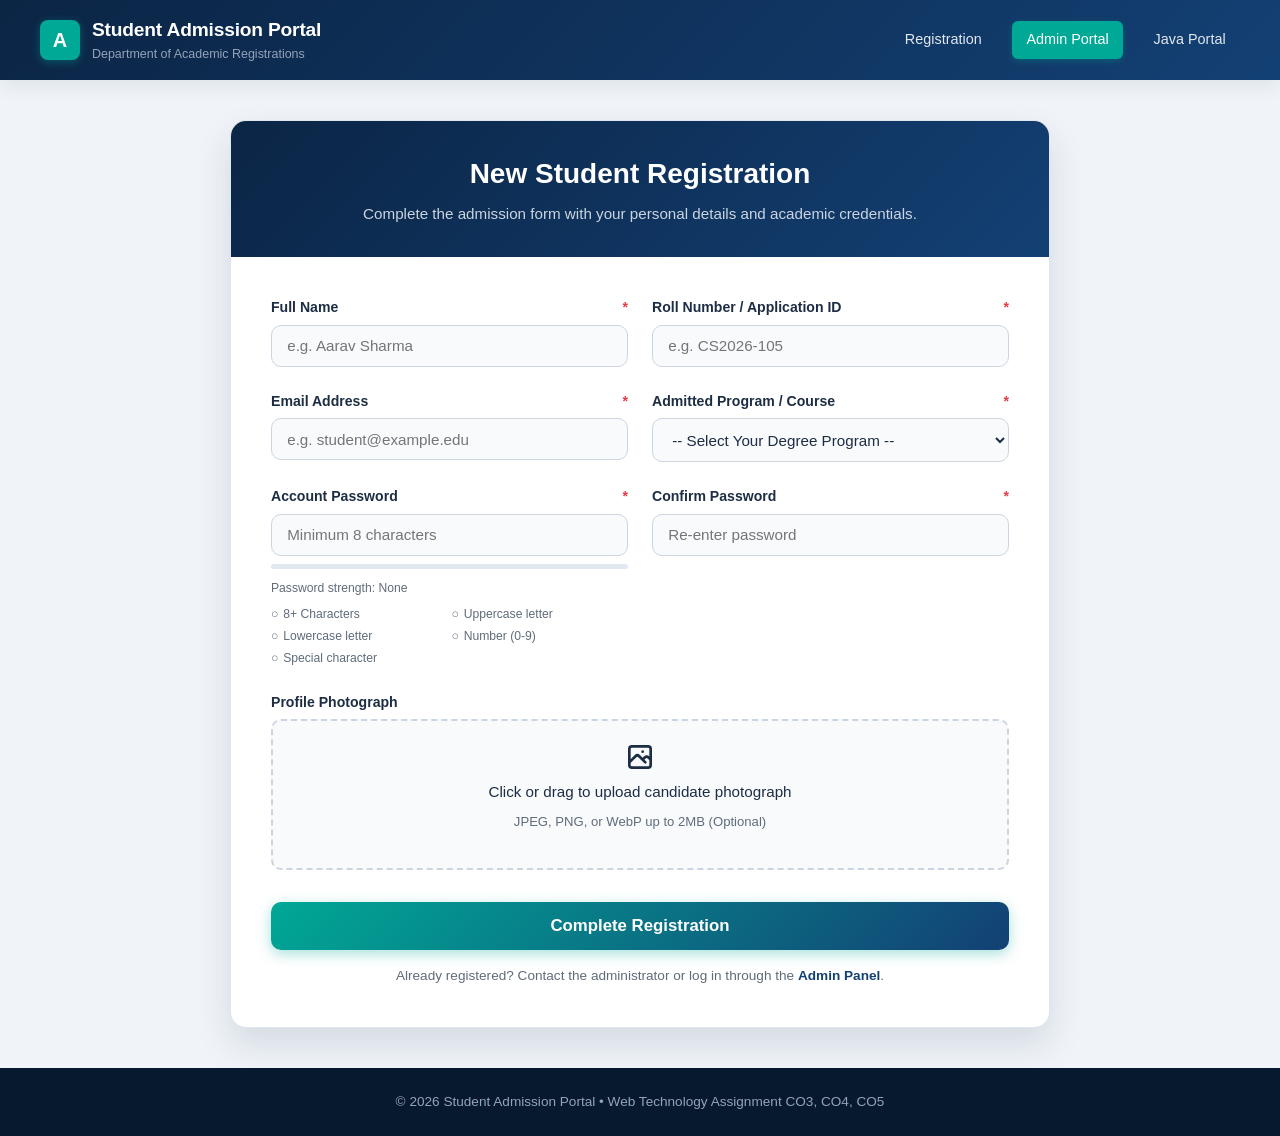
<file: registration/index.html>
<!DOCTYPE html>
<html lang="en">
<head>
    <meta charset="UTF-8">
    <meta name="viewport" content="width=device-width, initial-scale=1.0">
    <meta name="description" content="Online Student Admission Portal - Register for academic programs with secure document upload and validation.">
    <title>Student Admission Registration Portal</title>
    <link rel="stylesheet" href="css/style.css">
</head>
<body>

    <!-- Main Navigation Header -->
    <header class="portal-header">
        <nav class="portal-nav" aria-label="Main Navigation">
            <a href="index.html" class="portal-brand">
                <div class="portal-brand-logo">A</div>
                <div class="portal-title-group">
                    <h1>Student Admission Portal</h1>
                    <p>Department of Academic Registrations</p>
                </div>
            </a>
            <div class="nav-links">
                <a href="index.html" class="nav-link">Registration</a>
                <a href="../php-admin/login.php" class="nav-link btn-admin">Admin Portal</a>
                <a href="http://localhost:8080/student-portal/login" class="nav-link" target="_blank" rel="noopener">Java Portal</a>
            </div>
        </nav>
    </header>

    <!-- Main Content Container -->
    <main class="portal-main">
        <div class="registration-card">
            
            <!-- Card Header -->
            <div class="card-header">
                <h2>New Student Registration</h2>
                <p>Complete the admission form with your personal details and academic credentials.</p>
            </div>

            <div class="form-body">
                
                <!-- Live Feedback Banner -->
                <div id="formAlert" class="alert-banner" role="alert" aria-live="polite"></div>

                <!-- Registration Form Container -->
                <div id="formContainer">
                    <form id="registrationForm" method="POST" action="register.php" enctype="multipart/form-data" novalidate>
                        
                        <div class="form-grid">
                            
                            <!-- 1. Student Full Name -->
                            <div class="form-group">
                                <label for="studentName" class="form-label">
                                    Full Name <span class="required-badge">*</span>
                                </label>
                                <input type="text" id="studentName" name="name" class="form-control" 
                                       placeholder="e.g. Aarav Sharma" required autocomplete="name">
                                <span class="field-error" id="nameError"></span>
                            </div>

                            <!-- 2. Roll Number / Student ID -->
                            <div class="form-group">
                                <label for="rollNumber" class="form-label">
                                    Roll Number / Application ID <span class="required-badge">*</span>
                                </label>
                                <input type="text" id="rollNumber" name="roll_number" class="form-control" 
                                       placeholder="e.g. CS2026-105" required autocomplete="off">
                                <span class="field-error" id="rollError"></span>
                            </div>

                            <!-- 3. Email Address -->
                            <div class="form-group">
                                <label for="email" class="form-label">
                                    Email Address <span class="required-badge">*</span>
                                </label>
                                <input type="email" id="email" name="email" class="form-control" 
                                       placeholder="e.g. student@example.edu" required autocomplete="email">
                                <span class="field-error" id="emailError"></span>
                            </div>

                            <!-- 4. Course Program Selection -->
                            <div class="form-group">
                                <label for="course" class="form-label">
                                    Admitted Program / Course <span class="required-badge">*</span>
                                </label>
                                <select id="course" name="course" class="form-control" required>
                                    <option value="" disabled selected>-- Select Your Degree Program --</option>
                                    <option value="B.Tech Computer Science">B.Tech Computer Science and Engineering</option>
                                    <option value="B.Tech Information Technology">B.Tech Information Technology</option>
                                    <option value="B.Tech Electronics & Comm">B.Tech Electronics & Communication</option>
                                    <option value="B.Tech Artificial Intelligence">B.Tech AI & Data Science</option>
                                    <option value="M.Tech Software Engineering">M.Tech Software Engineering</option>
                                    <option value="MCA Computer Applications">MCA - Master of Computer Applications</option>
                                </select>
                                <span class="field-error" id="courseError"></span>
                            </div>

                            <!-- 5. Password -->
                            <div class="form-group">
                                <label for="password" class="form-label">
                                    Account Password <span class="required-badge">*</span>
                                </label>
                                <input type="password" id="password" name="password" class="form-control" 
                                       placeholder="Minimum 8 characters" required autocomplete="new-password">
                                <span class="field-error" id="passwordError"></span>

                                <!-- Password Strength Meter -->
                                <div class="password-meter-wrap">
                                    <div class="strength-bar-track">
                                        <div id="strengthFill" class="strength-bar-fill"></div>
                                    </div>
                                    <span id="strengthLabel" class="strength-label">Password strength: None</span>
                                    
                                    <div class="password-requirements">
                                        <div class="req-item unmet" id="reqLength"><span class="req-icon">○</span> 8+ Characters</div>
                                        <div class="req-item unmet" id="reqUpper"><span class="req-icon">○</span> Uppercase letter</div>
                                        <div class="req-item unmet" id="reqLower"><span class="req-icon">○</span> Lowercase letter</div>
                                        <div class="req-item unmet" id="reqDigit"><span class="req-icon">○</span> Number (0-9)</div>
                                        <div class="req-item unmet" id="reqSpecial"><span class="req-icon">○</span> Special character</div>
                                    </div>
                                </div>
                            </div>

                            <!-- 6. Confirm Password -->
                            <div class="form-group">
                                <label for="confirmPassword" class="form-label">
                                    Confirm Password <span class="required-badge">*</span>
                                </label>
                                <input type="password" id="confirmPassword" name="confirm_password" class="form-control" 
                                       placeholder="Re-enter password" required autocomplete="new-password">
                                <span class="field-error" id="confirmError"></span>
                            </div>

                            <!-- 7. Profile Picture / Document Upload -->
                            <div class="form-group full-width">
                                <label for="profilePic" class="form-label">
                                    Profile Photograph
                                </label>
                                <div class="upload-dropzone" onclick="document.getElementById('profilePic').click();">
                                    <svg width="32" height="32" fill="none" stroke="currentColor" stroke-width="2" viewBox="0 0 24 24">
                                        <path stroke-linecap="round" stroke-linejoin="round" d="M4 16l4.586-4.586a2 2 0 012.828 0L16 16m-2-2l1.586-1.586a2 2 0 012.828 0L20 14m-6-6h.01M6 20h12a2 2 0 002-2V6a2 2 0 00-2-2H6a2 2 0 00-2 2v12a2 2 0 002 2z"/>
                                    </svg>
                                    <span style="font-weight: 500; font-size: 0.95rem;">Click or drag to upload candidate photograph</span>
                                    <span id="fileInfoText" class="file-info-text">JPEG, PNG, or WebP up to 2MB (Optional)</span>
                                    
                                    <div class="upload-preview-container">
                                        <img id="previewThumb" class="preview-thumb" alt="Profile preview thumbnail">
                                    </div>
                                </div>
                                <input type="file" id="profilePic" name="profile_pic" accept="image/jpeg,image/png,image/webp" style="display: none;">
                                <span class="field-error" id="fileError"></span>
                            </div>

                        </div>

                        <!-- Form Actions -->
                        <div class="form-actions">
                            <button type="submit" id="submitBtn" class="btn-submit">
                                <span id="btnSpinner" class="btn-spinner"></span>
                                <span id="btnText">Complete Registration</span>
                            </button>
                            <p class="form-footer-note">
                                Already registered? Contact the administrator or log in through the 
                                <a href="../php-admin/login.php">Admin Panel</a>.
                            </p>
                        </div>

                    </form>
                </div>

                <!-- Success Confirmation Screen (Prevents blank page) -->
                <div id="successScreen" class="success-screen">
                    <div class="success-icon-wrap">&#10003;</div>
                    <h3>Registration Submitted Successfully!</h3>
                    <p style="color: #64748b; font-size: 0.95rem;">
                        Your admission application has been registered in the institution database.
                    </p>

                    <div class="success-details">
                        <dl>
                            <dt>Roll Number:</dt>
                            <dd id="resRoll">-</dd>
                            <dt>Candidate Name:</dt>
                            <dd id="resName">-</dd>
                            <dt>Email Address:</dt>
                            <dd id="resEmail">-</dd>
                            <dt>Degree Program:</dt>
                            <dd id="resCourse">-</dd>
                            <dt>Registered On:</dt>
                            <dd id="resDate">-</dd>
                        </dl>
                    </div>

                    <div class="success-buttons">
                        <button type="button" id="registerAnotherBtn" class="btn-secondary">Register Another Student</button>
                        <a href="../php-admin/login.php" class="btn-primary">Go to Admin Login</a>
                    </div>
                </div>

            </div>
        </div>
    </main>

    <!-- Footer -->
    <footer class="portal-footer">
        <p>&copy; 2026 Student Admission Portal &bull; Web Technology Assignment CO3, CO4, CO5</p>
    </footer>

    <!-- Client-side Validation Script -->
    <script src="js/validation.js"></script>
</body>
</html>
</file>
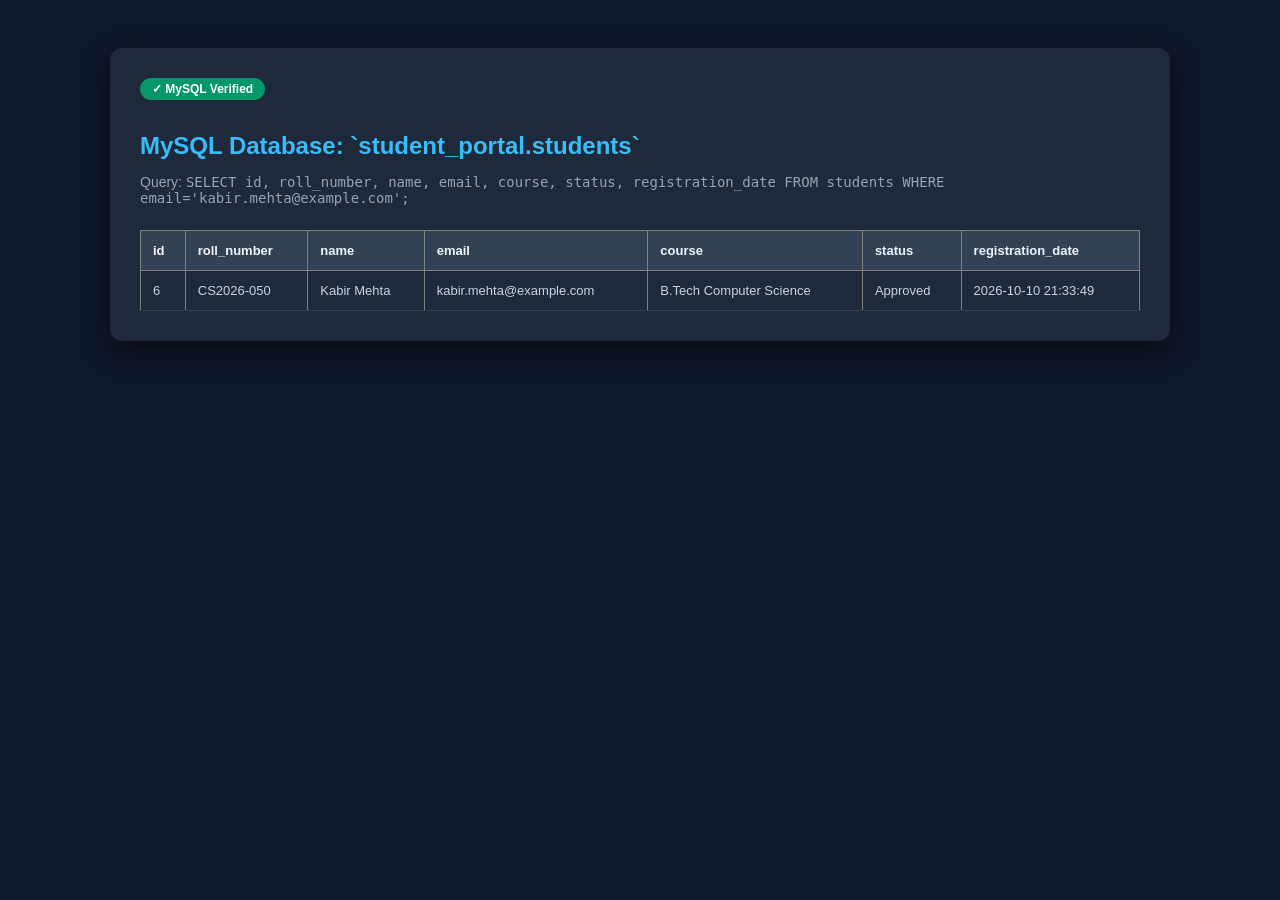
<file: db_verify_co3.html>
<!DOCTYPE html>
    <html>
    <head>
        <title>Database Record Verification - MySQL student_portal</title>
        <style>
            body { font-family: -apple-system, BlinkMacSystemFont, 'Segoe UI', Roboto, sans-serif; background: #0f172a; color: #f8fafc; padding: 40px; }
            .container { max-width: 1000px; margin: 0 auto; background: #1e293b; border-radius: 12px; padding: 30px; box-shadow: 0 10px 25px rgba(0,0,0,0.5); }
            h1 { color: #38bdf8; font-size: 24px; margin-bottom: 8px; }
            p { color: #94a3b8; font-size: 14px; margin-bottom: 24px; }
            .badge { display: inline-block; background: #059669; color: white; padding: 4px 12px; border-radius: 9999px; font-size: 12px; font-weight: 600; margin-bottom: 16px; }
            table { width: 100%; border-collapse: collapse; margin-top: 10px; }
            th { background: #334155; color: #f1f5f9; padding: 12px; text-align: left; font-size: 13px; }
            td { padding: 12px; border-bottom: 1px solid #334155; color: #cbd5e1; font-size: 13px; }
            tr:hover td { background: #283548; }
        </style>
    </head>
    <body>
        <div class="container">
            <span class="badge">&#10003; MySQL Verified</span>
            <h1>MySQL Database: `student_portal.students`</h1>
            <p>Query: <code>SELECT id, roll_number, name, email, course, status, registration_date FROM students WHERE email='kabir.mehta@example.com';</code></p>
            <TABLE BORDER=1><TR><TH>id</TH><TH>roll_number</TH><TH>name</TH><TH>email</TH><TH>course</TH><TH>status</TH><TH>registration_date</TH></TR><TR><TD>6</TD><TD>CS2026-050</TD><TD>Kabir Mehta</TD><TD>kabir.mehta@example.com</TD><TD>B.Tech Computer Science</TD><TD>Approved</TD><TD>2026-10-10 21:33:49</TD></TR></TABLE>
        </div>
    </body>
    </html>
</file>
<file: registration/css/style.css>
/* ====================================================================
   STUDENT ADMISSION PORTAL - REGISTRATION STYLESHEET
   Aesthetics: Academic Navy Blue, Ocean Teal, Slate Accents, White Cards
   Features: Glassmorphism, Micro-interactions, Responsive Design
   ==================================================================== */

:root {
    --primary: #0b2545;
    --primary-light: #134074;
    --secondary: #00a896;
    --secondary-hover: #028090;
    --accent: #f4a261;
    --bg-page: #f0f4f8;
    --bg-card: #ffffff;
    --text-main: #1d2d44;
    --text-muted: #5f6c7b;
    --border-color: #cbd5e1;
    --border-focus: #00a896;
    --error: #e63946;
    --error-bg: #fee2e2;
    --success: #2a9d8f;
    --success-bg: #d1fae5;
    --warning: #f59e0b;
    --shadow-sm: 0 2px 4px rgba(11, 37, 69, 0.06);
    --shadow-md: 0 6px 18px rgba(11, 37, 69, 0.08);
    --shadow-lg: 0 16px 36px rgba(11, 37, 69, 0.12);
    --radius-sm: 6px;
    --radius-md: 10px;
    --radius-lg: 16px;
    --transition: all 0.25s cubic-bezier(0.4, 0, 0.2, 1);
}

* {
    box-sizing: border-box;
    margin: 0;
    padding: 0;
}

body {
    font-family: -apple-system, BlinkMacSystemFont, "Segoe UI", Roboto, "Helvetica Neue", Arial, sans-serif;
    background: var(--bg-page);
    color: var(--text-main);
    line-height: 1.5;
    min-height: 100vh;
    display: flex;
    flex-direction: column;
}

/* Header & Navigation Bar */
.portal-header {
    background: linear-gradient(135deg, var(--primary) 0%, var(--primary-light) 100%);
    color: #ffffff;
    padding: 1rem 2rem;
    box-shadow: var(--shadow-md);
    position: sticky;
    top: 0;
    z-index: 100;
}

.portal-nav {
    max-width: 1200px;
    margin: 0 auto;
    display: flex;
    justify-content: space-between;
    align-items: center;
}

.portal-brand {
    display: flex;
    align-items: center;
    gap: 0.75rem;
    text-decoration: none;
    color: #ffffff;
}

.portal-brand-logo {
    width: 40px;
    height: 40px;
    background: var(--secondary);
    border-radius: 8px;
    display: flex;
    align-items: center;
    justify-content: center;
    font-weight: 700;
    font-size: 1.25rem;
    color: #ffffff;
    box-shadow: 0 2px 8px rgba(0, 168, 150, 0.4);
}

.portal-title-group h1 {
    font-size: 1.2rem;
    font-weight: 600;
    letter-spacing: -0.01em;
}

.portal-title-group p {
    font-size: 0.78rem;
    color: #94a3b8;
}

.nav-links {
    display: flex;
    gap: 1rem;
    align-items: center;
}

.nav-link {
    color: #e2e8f0;
    text-decoration: none;
    font-size: 0.9rem;
    font-weight: 500;
    padding: 0.5rem 0.9rem;
    border-radius: var(--radius-sm);
    transition: var(--transition);
}

.nav-link:hover {
    color: #ffffff;
    background: rgba(255, 255, 255, 0.12);
}

.nav-link.btn-admin {
    background: var(--secondary);
    color: #ffffff;
    box-shadow: 0 2px 6px rgba(0, 168, 150, 0.3);
}

.nav-link.btn-admin:hover {
    background: var(--secondary-hover);
}

/* Main Container */
.portal-main {
    flex: 1;
    max-width: 860px;
    width: 100%;
    margin: 2.5rem auto;
    padding: 0 1.25rem;
}

/* Card Container */
.registration-card {
    background: var(--bg-card);
    border-radius: var(--radius-lg);
    box-shadow: var(--shadow-lg);
    border: 1px solid rgba(203, 213, 225, 0.6);
    overflow: hidden;
    animation: fadeIn 0.4s ease-out;
}

.card-header {
    background: linear-gradient(135deg, #0b2545 0%, #134074 100%);
    color: #ffffff;
    padding: 2rem 2.5rem;
    text-align: center;
}

.card-header h2 {
    font-size: 1.75rem;
    font-weight: 700;
    margin-bottom: 0.5rem;
}

.card-header p {
    font-size: 0.95rem;
    color: #cbd5e1;
}

/* Form Layout */
.form-body {
    padding: 2.5rem;
}

.alert-banner {
    display: none;
    padding: 1rem 1.25rem;
    border-radius: var(--radius-md);
    margin-bottom: 1.75rem;
    font-size: 0.92rem;
    line-height: 1.4;
}

.alert-banner.alert-error {
    display: block;
    background: var(--error-bg);
    color: #991b1b;
    border: 1px solid #fecaca;
}

.alert-banner.alert-success {
    display: block;
    background: var(--success-bg);
    color: #065f46;
    border: 1px solid #a7f3d0;
}

.form-grid {
    display: grid;
    grid-template-columns: 1fr 1fr;
    gap: 1.5rem;
}

.form-group {
    display: flex;
    flex-direction: column;
}

.form-group.full-width {
    grid-column: 1 / -1;
}

.form-label {
    font-size: 0.88rem;
    font-weight: 600;
    color: var(--text-main);
    margin-bottom: 0.4rem;
    display: flex;
    align-items: center;
    justify-content: space-between;
}

.form-label .required-badge {
    color: var(--error);
    margin-left: 0.25rem;
}

.form-control {
    width: 100%;
    padding: 0.72rem 0.95rem;
    font-size: 0.95rem;
    color: var(--text-main);
    background: #f8fafc;
    border: 1.5px solid var(--border-color);
    border-radius: var(--radius-md);
    transition: var(--transition);
    outline: none;
}

.form-control:focus {
    background: #ffffff;
    border-color: var(--border-focus);
    box-shadow: 0 0 0 3.5px rgba(0, 168, 150, 0.18);
}

.form-control.input-error {
    border-color: var(--error);
    background: #fffafa;
}

.form-control.input-valid {
    border-color: var(--success);
}

.field-error {
    font-size: 0.8rem;
    color: var(--error);
    margin-top: 0.35rem;
    display: none;
    min-height: 1.1rem;
}

.field-error.active {
    display: block;
}

/* Password Strength Indicator */
.password-meter-wrap {
    margin-top: 0.5rem;
}

.strength-bar-track {
    height: 5px;
    background: #e2e8f0;
    border-radius: 3px;
    overflow: hidden;
    margin-bottom: 0.35rem;
}

.strength-bar-fill {
    height: 100%;
    width: 0%;
    transition: width 0.3s ease, background-color 0.3s ease;
}

.strength-label {
    font-size: 0.76rem;
    font-weight: 500;
    color: var(--text-muted);
}

.password-requirements {
    font-size: 0.76rem;
    color: var(--text-muted);
    margin-top: 0.4rem;
    display: grid;
    grid-template-columns: 1fr 1fr;
    gap: 0.25rem;
}

.req-item {
    display: flex;
    align-items: center;
    gap: 0.3rem;
}

.req-item.met {
    color: var(--success);
    font-weight: 600;
}

.req-item.unmet {
    color: var(--text-muted);
}

/* File Upload Field with Live Preview */
.upload-dropzone {
    border: 2px dashed var(--border-color);
    border-radius: var(--radius-md);
    padding: 1.25rem;
    text-align: center;
    background: #f8fafc;
    cursor: pointer;
    transition: var(--transition);
    display: flex;
    flex-direction: column;
    align-items: center;
    gap: 0.5rem;
}

.upload-dropzone:hover,
.upload-dropzone.drag-over {
    border-color: var(--secondary);
    background: #f0fdfa;
}

.upload-preview-container {
    display: flex;
    align-items: center;
    gap: 1rem;
    margin-top: 0.5rem;
}

.preview-thumb {
    width: 64px;
    height: 64px;
    border-radius: 50%;
    object-fit: cover;
    border: 2px solid var(--secondary);
    display: none;
}

.file-info-text {
    font-size: 0.82rem;
    color: var(--text-muted);
}

/* Submit Button & Actions */
.form-actions {
    margin-top: 2rem;
    display: flex;
    flex-direction: column;
    gap: 1rem;
}

.btn-submit {
    width: 100%;
    padding: 0.9rem;
    background: linear-gradient(135deg, var(--secondary) 0%, var(--primary-light) 100%);
    color: #ffffff;
    border: none;
    border-radius: var(--radius-md);
    font-size: 1.05rem;
    font-weight: 600;
    cursor: pointer;
    box-shadow: 0 4px 14px rgba(0, 168, 150, 0.35);
    transition: var(--transition);
    display: flex;
    align-items: center;
    justify-content: center;
    gap: 0.5rem;
}

.btn-submit:hover:not(:disabled) {
    transform: translateY(-2px);
    box-shadow: 0 6px 20px rgba(0, 168, 150, 0.45);
}

.btn-submit:disabled {
    opacity: 0.65;
    cursor: not-allowed;
}

.btn-spinner {
    display: none;
    width: 18px;
    height: 18px;
    border: 2px solid #ffffff;
    border-top-color: transparent;
    border-radius: 50%;
    animation: spin 0.7s linear infinite;
}

.form-footer-note {
    text-align: center;
    font-size: 0.85rem;
    color: var(--text-muted);
}

.form-footer-note a {
    color: var(--primary-light);
    font-weight: 600;
    text-decoration: none;
}

.form-footer-note a:hover {
    text-decoration: underline;
}

/* Success Modal / Card State */
.success-screen {
    display: none;
    text-align: center;
    padding: 3rem 2rem;
    animation: fadeIn 0.4s ease-out;
}

.success-icon-wrap {
    width: 72px;
    height: 72px;
    background: var(--success-bg);
    color: var(--success);
    border-radius: 50%;
    display: flex;
    align-items: center;
    justify-content: center;
    font-size: 2.2rem;
    margin: 0 auto 1.5rem auto;
    box-shadow: 0 4px 16px rgba(42, 157, 143, 0.2);
}

.success-screen h3 {
    font-size: 1.6rem;
    color: var(--primary);
    margin-bottom: 0.5rem;
}

.success-details {
    max-width: 480px;
    margin: 1.5rem auto;
    background: #f8fafc;
    border: 1px solid var(--border-color);
    border-radius: var(--radius-md);
    padding: 1.25rem;
    text-align: left;
    font-size: 0.9rem;
}

.success-details dl {
    display: grid;
    grid-template-columns: 120px 1fr;
    gap: 0.5rem;
}

.success-details dt {
    color: var(--text-muted);
    font-weight: 500;
}

.success-details dd {
    font-weight: 600;
    color: var(--text-main);
}

.success-buttons {
    display: flex;
    gap: 1rem;
    justify-content: center;
    margin-top: 1.5rem;
}

.btn-secondary {
    padding: 0.75rem 1.4rem;
    background: #ffffff;
    color: var(--primary);
    border: 1.5px solid var(--primary);
    border-radius: var(--radius-md);
    font-weight: 600;
    text-decoration: none;
    font-size: 0.92rem;
    transition: var(--transition);
}

.btn-secondary:hover {
    background: #f1f5f9;
}

.btn-primary {
    padding: 0.75rem 1.4rem;
    background: var(--primary);
    color: #ffffff;
    border: none;
    border-radius: var(--radius-md);
    font-weight: 600;
    text-decoration: none;
    font-size: 0.92rem;
    transition: var(--transition);
}

.btn-primary:hover {
    background: var(--primary-light);
}

/* Footer */
.portal-footer {
    background: #07192e;
    color: #94a3b8;
    text-align: center;
    padding: 1.5rem 1rem;
    font-size: 0.85rem;
    margin-top: auto;
}

/* Animations */
@keyframes fadeIn {
    from { opacity: 0; transform: translateY(8px); }
    to { opacity: 1; transform: translateY(0); }
}

@keyframes spin {
    to { transform: rotate(360deg); }
}

/* Responsive */
@media (max-width: 680px) {
    .form-grid {
        grid-template-columns: 1fr;
        gap: 1rem;
    }
    .form-body {
        padding: 1.5rem;
    }
    .card-header {
        padding: 1.5rem 1rem;
    }
    .portal-nav {
        flex-direction: column;
        gap: 0.75rem;
    }
}
</file>
